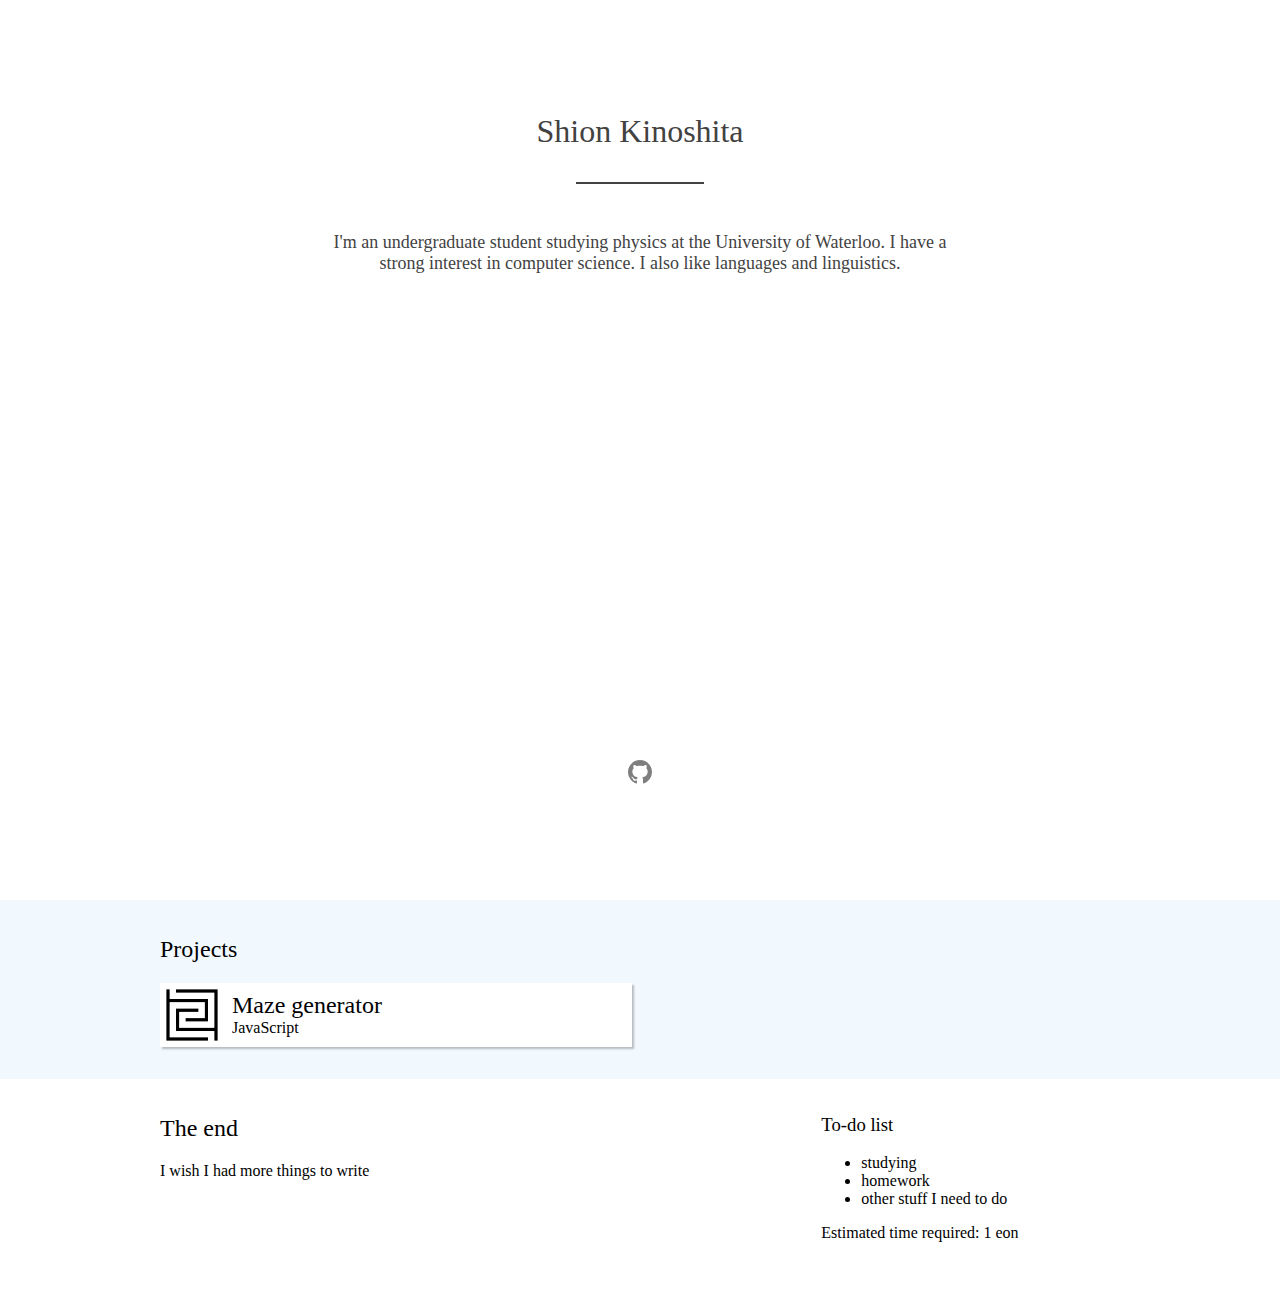
<file: index.html>
<!DOCTYPE html>
<html lang="en">
  <head>
    <meta name="viewport" content="width=device-width, initial-scale=1.0">
    <link rel="stylesheet" type="text/css" href="en.css">
    <link rel="icon" type="image/ico" href="files/Neptune.ico">
    <title>Shion Kinoshita</title>
  </head>
  <body>
    <header>
      <div id="introduction">
        <h1 id="name">Shion Kinoshita</h1>
        <p id="status">

        </p>
        <div id="line"></div>
        <p id="about-me">
          I'm an undergraduate student studying physics at the University of Waterloo. I have a strong interest in computer science. I also like languages and linguistics.
        </p>
      </div>
      <div id="social">
        <a href="https://github.com/shion-kinos" title="My GitHub profile" target="_blank"><img class="social-icon" src="files/GitHub icon.svg"></a>
      </div>
      <!-- <a href="ja-vertical.html"><img id="button_jp" src="files/flag of Japan.svg" style="border-style: solid; border-width: 0.5px; border-color: #616161;"></a> -->
    </header>
    <main>
      <div id="projects-wrapper">
      <article id="projects" class="content">
        <h2>Projects</h2>
        <div id="projects-grid">
          <a class="project" href="https://shion-kinos.github.io/maze-generator/" target="_blank">
            <img class="project-thumb" src="files/maze thumb.png">
            <div class="project-description"><div class="project-title">Maze generator</div><div id="project-language">JavaScript</div></div>
          </a>
        </div>
      </article>
      </div>
      <div id="news-wrapper">
      <section id="news" class="content">
        <div id="update">
          <h2>The end</h2>
          <p>
            I wish I had more things to write
          </p>
        </div>
        <div id="to-do">
          <h3>To-do list</h3>
          <ul>
            <li>studying</li>
            <li>homework</li>
            <li>other stuff I need to do</li>
          </ul>
          <p>
            Estimated time required: 1 eon
          </p>
        </div>
      </section>
      </div>
    </main>
  </body>
</html>
</file>
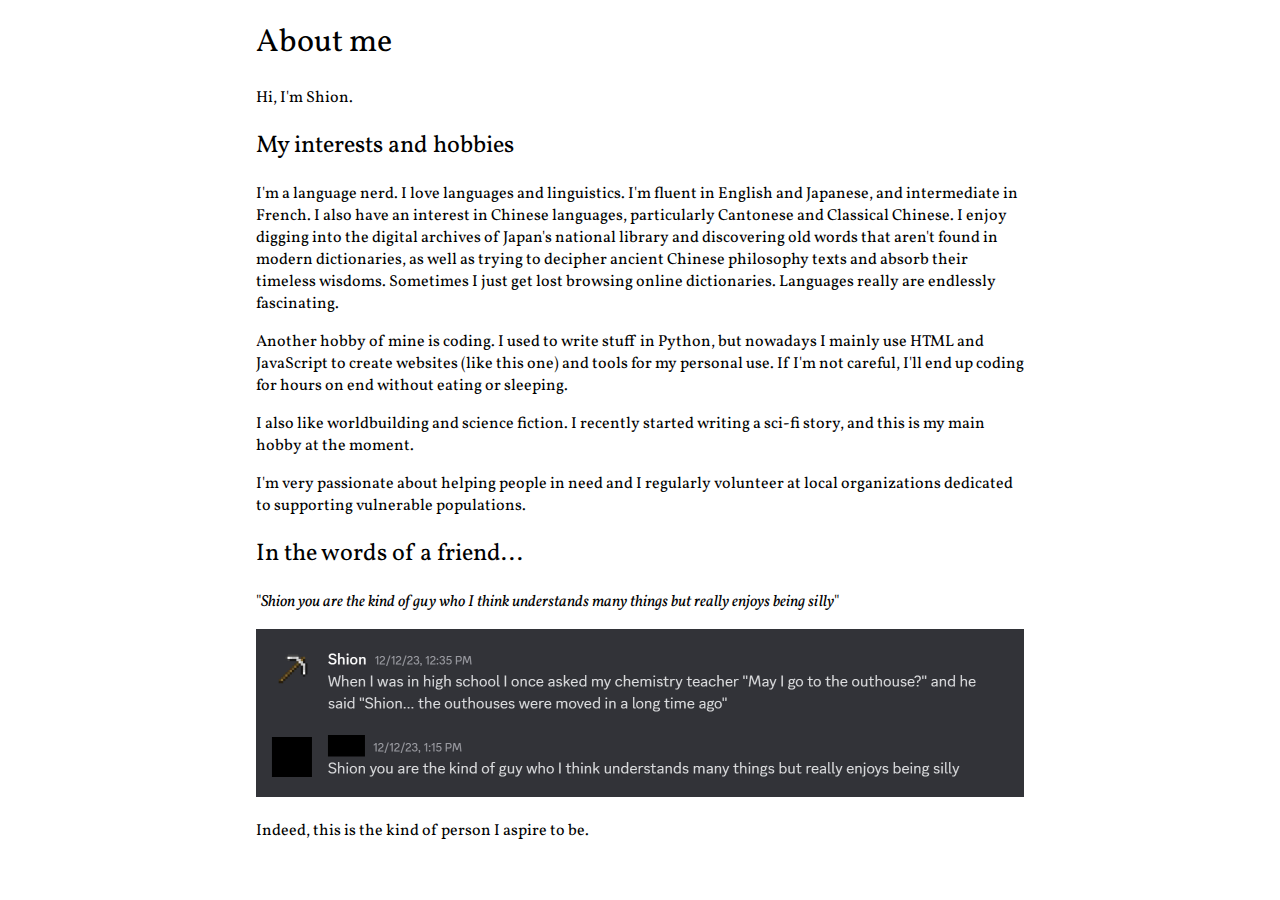
<file: about-me.html>
<!DOCTYPE html>
<html lang="en">

<head>
    <meta charset="UTF-8">
    <meta name="viewport" content="width=device-width, initial-scale=1.0">
    <title>About me</title>
    <link rel="icon" href="https://raw.githubusercontent.com/googlefonts/noto-emoji/5628587386c78161f87aa2ca9ddee37c2e8ea212/svg/emoji_u1f6f0.svg">
    <link rel="stylesheet" href="about-me.css">
    <link rel="preconnect" href="https://fonts.googleapis.com">
    <link rel="preconnect" href="https://fonts.gstatic.com" crossorigin>
    <link href="https://fonts.googleapis.com/css2?family=Vollkorn:ital,wght@0,400..900;1,400..900&display=swap" rel="stylesheet">
</head>

<body>
    <main>
        <h1>About me</h1>
        <p>Hi, I'm Shion.</p>
        <h2>My interests and hobbies</h2>
        <p>I'm a language nerd. I love languages and linguistics. I'm fluent in English and Japanese, and intermediate in French. I also have an interest in Chinese languages, particularly Cantonese and Classical Chinese. I enjoy digging into the digital archives of Japan's national library and discovering old words that aren't found in modern dictionaries, as well as trying to decipher ancient Chinese philosophy texts and absorb their timeless wisdoms. Sometimes I just get lost browsing online dictionaries. Languages really are endlessly fascinating.</p>
        <p>Another hobby of mine is coding. I used to write stuff in Python, but nowadays I mainly use HTML and JavaScript to create websites (like this one) and tools for my personal use. If I'm not careful, I'll end up coding for hours on end without eating or sleeping.</p>
        <p>I also like worldbuilding and science fiction. I recently started writing a sci-fi story, and this is my main hobby at the moment.</p>
        <p>I'm very passionate about helping people in need and I regularly volunteer at local organizations dedicated to supporting vulnerable populations.</p>
        <h2>In the words of a friend...</h2>
        <p>"<i>Shion you are the kind of guy who I think understands many things but really enjoys being silly</i>"</p>
        <div id="Shion-discord">
            <picture>
                <source media="(width < 32rem)" srcset="Shion_384.png" width="384">
                <source media="(width < 48rem)" srcset="Shion_512.png" width="512">
                <img src="Shion_768.png" alt="" width="768">
            </picture>
        </div>
        <p>Indeed, this is the kind of person I aspire to be.</p>
        <br>
    </main>
</body>

</html>
</file>
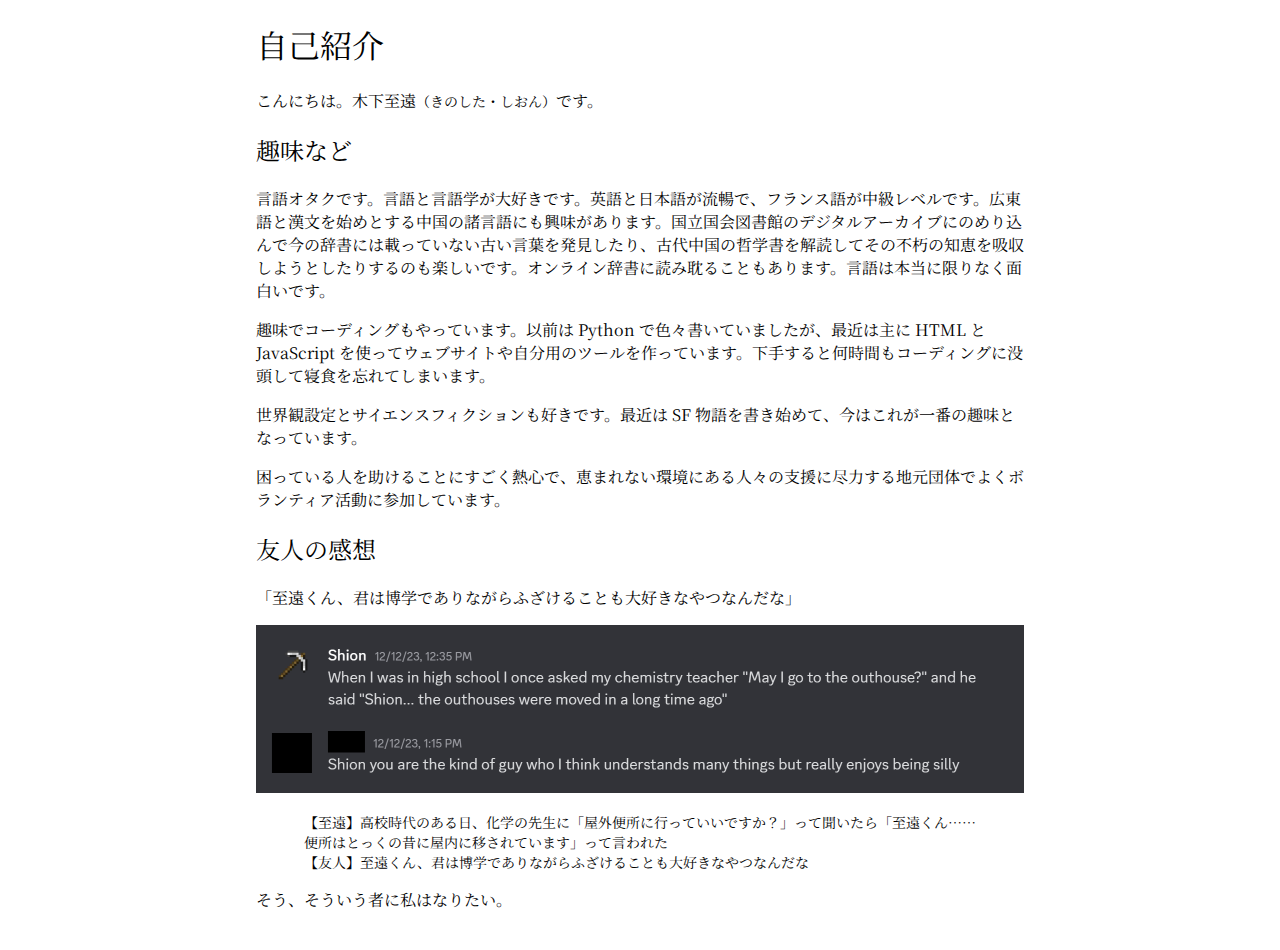
<file: ja.about-me.html>
<!DOCTYPE html>
<html lang="ja">

<head>
    <meta charset="UTF-8">
    <meta name="viewport" content="width=device-width, initial-scale=1.0">
    <title>自己紹介</title>
    <link rel="icon" href="https://raw.githubusercontent.com/googlefonts/noto-emoji/5628587386c78161f87aa2ca9ddee37c2e8ea212/svg/emoji_u1f6f0.svg">
    <link rel="stylesheet" href="ja.about-me.css">
    <link rel="preconnect" href="https://fonts.googleapis.com">
    <link rel="preconnect" href="https://fonts.gstatic.com" crossorigin>
    <link href="https://fonts.googleapis.com/css2?family=Noto+Serif+JP:wght@200..900&display=swap" rel="stylesheet">
</head>

<body>
    <main>
        <h1>自己紹介</h1>
        <p>こんにちは。木下至遠<span class="yomigana">（きのした・しおん）</span>です。</p>
        <h2>趣味など</h2>
        <p>言語オタクです。言語と言語学が大好きです。英語と日本語が流暢で、フランス語が中級レベルです。広東語と漢文を始めとする中国の諸言語にも興味があります。国立国会図書館のデジタルアーカイブにのめり込んで今の辞書には載っていない古い言葉を発見したり、古代中国の哲学書を解読してその不朽の知恵を吸収しようとしたりするのも楽しいです。オンライン辞書に読み耽ることもあります。言語は本当に限りなく面白いです。</p>
        <p>趣味でコーディングもやっています。以前は Python で色々書いていましたが、最近は主に HTML と JavaScript を使ってウェブサイトや自分用のツールを作っています。下手すると何時間もコーディングに没頭して寝食を忘れてしまいます。</p>
        <p>世界観設定とサイエンスフィクションも好きです。最近は SF 物語を書き始めて、今はこれが一番の趣味となっています。</p>
        <p>困っている人を助けることにすごく熱心で、恵まれない環境にある人々の支援に尽力する地元団体でよくボランティア活動に参加しています。</p>
        <h2>友人の感想</h2>
        <p>「至遠くん、君は博学でありながらふざけることも大好きなやつなんだな」</p>
        <div id="Shion-discord">
            <picture>
                <source media="(width < 32rem)" srcset="Shion_384.png" width="384">
                <source media="(width < 48rem)" srcset="Shion_512.png" width="512">
                <img src="Shion_768.png" alt="" width="768">
            </picture>
        </div>
        <p class="caption">【至遠】高校時代のある日、化学の先生に「屋外便所に行っていいですか？」って聞いたら「至遠くん……便所はとっくの昔に屋内に移されています」って言われた<br>【友人】至遠くん、君は博学でありながらふざけることも大好きなやつなんだな</p>
        <p>そう、そういう者に私はなりたい。</p>
        <br>
    </main>
</body>

</html>
</file>
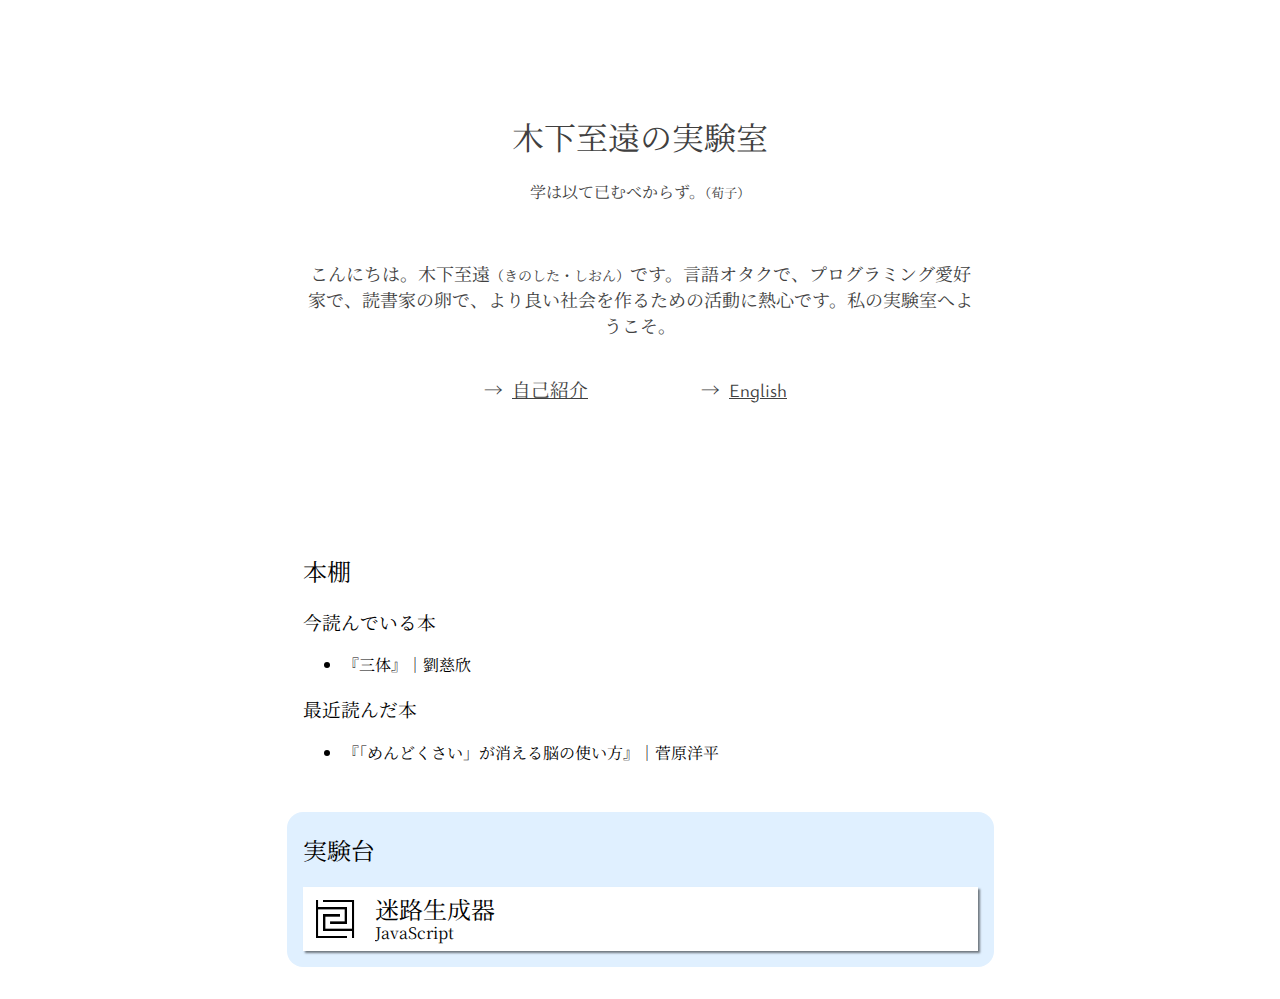
<file: ja.html>
<!DOCTYPE html>
<html lang="ja">

<head>
    <meta charset="UTF-8">
    <meta name="viewport" content="width=device-width, initial-scale=1.0">
    <title>木下至遠の実験室</title>
    <link rel="icon" href="https://raw.githubusercontent.com/googlefonts/noto-emoji/5628587386c78161f87aa2ca9ddee37c2e8ea212/svg/emoji_u1f6f0.svg">
    <link rel="stylesheet" href="ja.css">
    <link rel="preconnect" href="https://fonts.googleapis.com">
    <link rel="preconnect" href="https://fonts.gstatic.com" crossorigin>
    <link href="https://fonts.googleapis.com/css2?family=Noto+Serif+JP:wght@200..900&family=Ysabeau+Infant:ital,wght@0,1..1000;1,1..1000&display=swap" rel="stylesheet">
</head>

<body>
    <header>
        <div id="introduction">
            <h1>木下至遠の実験室</h1>
            <p id="subtitle">学は以て已むべからず。<small>（荀子）</small></p>
            <br>
            <p id="greeting">こんにちは。木下至遠<span class="yomigana">（きのした・しおん）</span>です。言語オタクで、プログラミング愛好家で、読書家の卵で、より良い社会を作るための活動に熱心です。私の実験室へようこそ。</p>
            <div id="links">
                <h2 class="hidden-heading">リンク一覧</h2>
                <h3 class="link-card clip-text">→&ensp;<a href="ja.about-me.html">自己紹介</a></h3>
                <h3 class="link-card clip-text">→&ensp;<a href="/"><span class="font-en">English</span></a></h3>
            </div>
        </div>
    </header>
    <main>
        <section>
            <h2>本棚</h2>
            <h3>今読んでいる本</h3>
            <ul>
                <li><cite>『三体』</cite>｜劉慈欣</li>
            </ul>
            <h3>最近読んだ本</h3>
            <ul>
                <li><cite>『「めんどくさい」が消える脳の使い方』</cite>｜菅原洋平</li>
            </ul>
        </section>
        <section id="projects">
            <h2>実験台</h2>
            <a class="project-card" href="https://shion-kinos.github.io/maze-generator/ja">
                <img class="project-thumbnail" src="files/maze-thumbnail.png" alt="">
                <div class="project-description">
                    <h3 class="project-title clip-text">迷路生成器</h3>
                    <p class="project-subtitle clip-text">JavaScript</p>
                </div>
            </a>
        </section>
    </main>
</body>

</html>
</file>
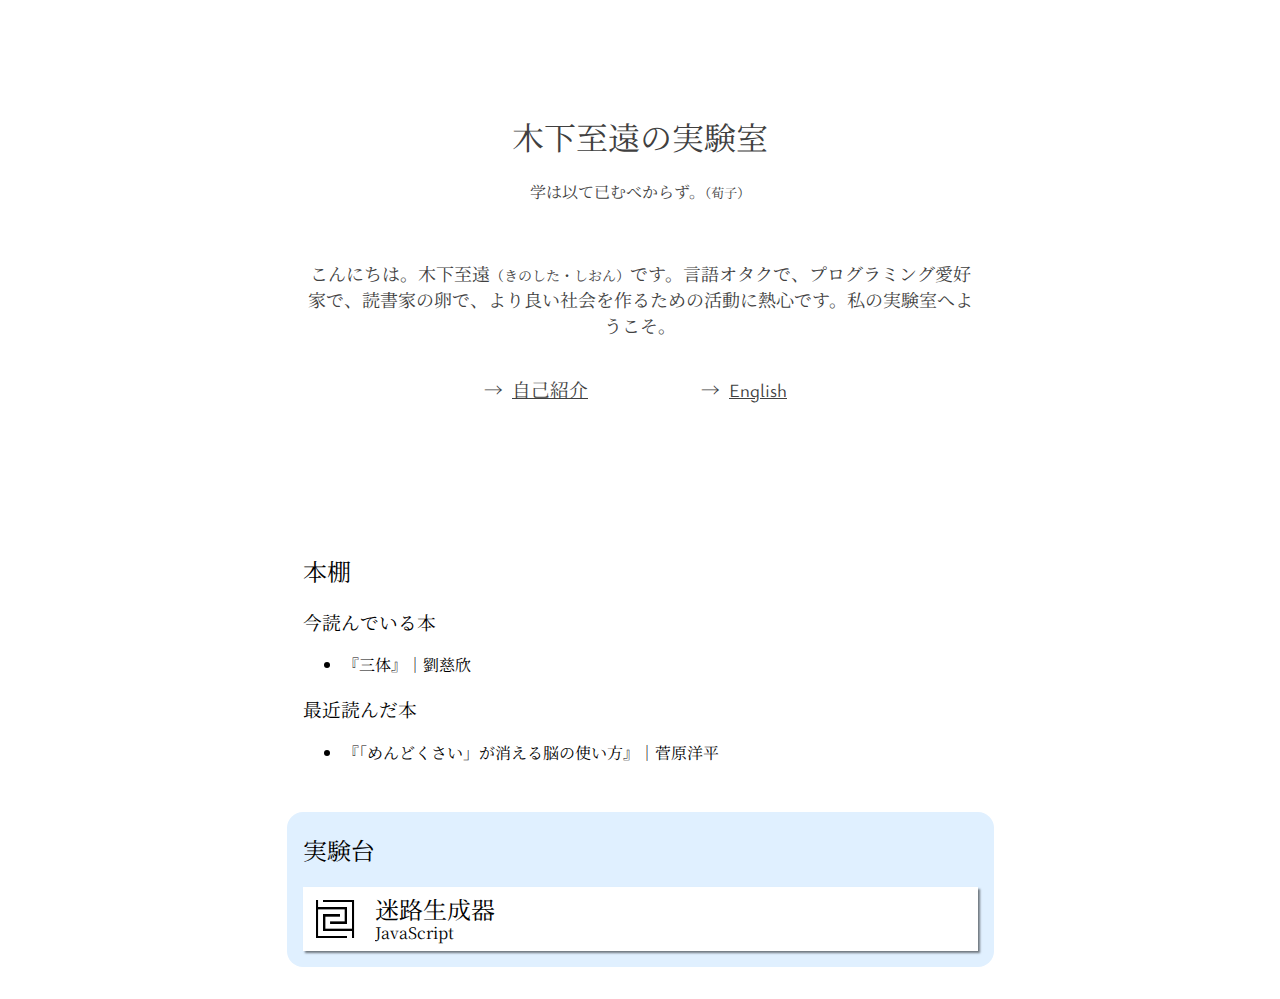
<file: ja.index.html>
<!DOCTYPE html>
<html lang="ja">

<head>
    <meta charset="UTF-8">
    <meta name="viewport" content="width=device-width, initial-scale=1.0">
    <title>木下至遠の実験室</title>
    <link rel="icon" href="https://raw.githubusercontent.com/googlefonts/noto-emoji/5628587386c78161f87aa2ca9ddee37c2e8ea212/svg/emoji_u1f6f0.svg">
    <link rel="stylesheet" href="ja.index.css">
    <link rel="preconnect" href="https://fonts.googleapis.com">
    <link rel="preconnect" href="https://fonts.gstatic.com" crossorigin>
    <link href="https://fonts.googleapis.com/css2?family=Noto+Serif+JP:wght@200..900&family=Ysabeau+Infant:ital,wght@0,1..1000;1,1..1000&display=swap" rel="stylesheet">
</head>

<body>
    <header>
        <div id="introduction">
            <h1>木下至遠の実験室</h1>
            <p id="subtitle">学は以て已むべからず。<small>（荀子）</small></p>
            <br>
            <p id="greeting">こんにちは。木下至遠<span class="yomigana">（きのした・しおん）</span>です。言語オタクで、プログラミング愛好家で、読書家の卵で、より良い社会を作るための活動に熱心です。私の実験室へようこそ。</p>
            <div id="links">
                <h2 class="hidden-heading">リンク一覧</h2>
                <h3 class="link-card clip-text">→&ensp;<a href="ja.about-me.html">自己紹介</a></h3>
                <h3 class="link-card clip-text">→&ensp;<a href="index.html"><span class="font-en">English</span></a></h3>
            </div>
        </div>
    </header>
    <main>
        <section>
            <h2>本棚</h2>
            <h3>今読んでいる本</h3>
            <ul>
                <li><cite>『三体』</cite>｜劉慈欣</li>
            </ul>
            <h3>最近読んだ本</h3>
            <ul>
                <li><cite>『「めんどくさい」が消える脳の使い方』</cite>｜菅原洋平</li>
            </ul>
        </section>
        <section id="projects">
            <h2>実験台</h2>
            <a class="project-card" href="https://shion-kinos.github.io/maze-generator/ja">
                <img class="project-thumbnail" src="files/maze-thumbnail.png" alt="">
                <div class="project-description">
                    <h3 class="project-title clip-text">迷路生成器</h3>
                    <p class="project-subtitle clip-text">JavaScript</p>
                </div>
            </a>
        </section>
    </main>
</body>

</html>
</file>
<file: en.css>
/* font */
* {
  font-family: -apple-system,BlinkMacSystemFont,Segoe UI,Helvetica,Arial,sans-serif,"Apple Color Emoji","Segoe UI Emoji","Segoe UI Symbol"; /* This is the font family used by the GitHub website */
  font-family: Calibri;
}
h1, h2, h3, h4, h5, h6 {
  font-weight: normal;
}

/* BODY */

body {
  margin: 0;
}

/* HEADER */

header {
  height: 100vh;
  display: flex;
  flex-direction: column;
  align-items: center;
  text-align: center;
  color: #424242;
}
#introduction {
  width: 50%;
  margin: 12.5vh auto 0;
}
#name {
  margin-top: 0;
}
#line {
  width: 8rem;
  height: 2px;
  margin: 2rem auto 3rem;
  background-color: #424242;
}
#about-me {
  font-size: large;
}
#social {
  width: 50%;
  margin: auto auto 12.5vh;
  display: flex;
  justify-content: center;
}
.social-icon {
  height: 1.5rem;
  opacity: 0.5;
  transition: 1s;
}
.social-icon:hover {
  opacity: 1;
  transition: 1s;
}
#button_jp {
  height: 1rem;
  position: absolute;
  top: 1rem;
  right: 2rem;
}
@media screen and (max-width: 63rem) {
  #introduction {
    width: 75%;
  }
  .social-icon {
    height: 2rem;
  }
}

/* MAIN */

/* My projects */
#projects-wrapper {
  padding: 1rem 0 2rem;
  background-color: #F1F9FE; /* (#E3F2FD + #FFFFFF) / 2, rounded towards white*/
}
#projects-grid {
  display: grid;
  grid-template-columns: 1fr 1fr;
  grid-gap: 1rem;
}
.project {
  height: 4rem;
  background-color: white;
  box-shadow: 2px 2px 2px 0 rgba(0, 0, 0, 0.25);
  display: flex;
  text-decoration: none;
  color: initial;
}
.project-thumb {
  width: 4rem;
  align-self: center;
}
.project-description {
  margin: auto 0.5rem;
}
.project-title {
  font-size: x-large;
}
@media screen and (max-width: 63rem) {
  #projects-grid {
    grid-template-columns: 1fr;
  }
}

.content {
  width: 75%;
  margin: auto;
}

/* News */
#news-wrapper {
  padding: 1rem 0 2rem;
}
#news {
  display: grid;
  grid-gap: 4rem;
  grid-template-columns: 2fr 1fr;
}
@media screen and (max-width: 63rem) {
  #news {
    grid-gap: 1rem;
    grid-template-columns: 1fr;
  }
}
</file>
<file: about-me.css>
body {
    font-family: "Vollkorn";
    margin: 0;

    h1,
    h2,
    h3,
    h4,
    h5,
    h6 {
        font-weight: inherit;

        &.hidden {
            display: none;
        }
    }

    a {
        color: inherit;

        &[target="_blank"]::after {
            content: "↗";
            display: inline-block;
            line-height: 1;
        }
    }

    overflow-x: hidden;
}

main {
    width: clamp(50vw, 48rem, 75vw);
    margin: auto;

    #Shion-discord {
        display: flex;
        justify-content: center;
    }
}
</file>
<file: ja.about-me.css>
body {
    font-family: "Noto Serif JP";
    margin: 0;

    h1,
    h2,
    h3,
    h4,
    h5,
    h6 {
        font-weight: inherit;

        &.hidden {
            display: none;
        }
    }

    a {
        color: inherit;

        &[target="_blank"]::after {
            content: "↗";
            display: inline-block;
            line-height: 1;
        }
    }

    overflow-x: hidden;

    span {
        &.yomigana {
            font-size: 0.875rem;
        }
    }
}

main {
    width: clamp(50vw, 48rem, 75vw);
    margin: auto;

    #Shion-discord {
        display: flex;
        justify-content: center;
    }

    .caption {
        font-size: 0.875rem;
        padding: 0 6.25%;
    }
}
</file>
<file: ja.css>
body {
    margin: 0;
    font-family: "Noto Serif JP";

    * {
        font-style: normal;
    }

    h1,
    h2,
    h3,
    h4,
    h5,
    h6 {
        font-weight: inherit;

        &.hidden-heading {
            display: none;
        }
    }

    a {
        color: inherit;
    }

    .clip-text {
        text-wrap: nowrap;
        overflow-x: clip;
        text-overflow: ellipsis;
    }

    span {
        &.font-en {
            font-family: "Ysabeau Infant";
        }

        &.yomigana {
            font-size: 0.875rem;
        }
    }
}

header {
    text-align: center;
    color: #404040;

    #introduction {
        width: max(50vw, 75vmin);
        margin: 12.5vh auto;
    }

    #greeting {
        font-size: large;
    }

    #links {
        display: flex;
        justify-content: center;
        align-items: center;
        gap: 1rem;

        .link-card {
            width: 12rem;
        }
    }
}

main {
    section {
        width: max(50vw, 75vmin);
        margin: 2rem auto;
        overflow: auto;

        &#projects {
            padding: 0 1rem;
            border-radius: 1rem;
            background-color: #E0F0FF;

            .project-card {
                margin: 1rem 0;
                height: 4rem;
                box-shadow: 2px 2px 2px 0 #00000080;
                background-color: #FFFFFF;
                display: flex;
                text-decoration: none;
                line-height: 1.2;

                * {
                    margin: 0;
                }
            }

            .project-thumbnail {
                width: 4rem;
                box-sizing: border-box;
                align-self: center;
                padding: 0.5rem;
            }

            .project-description {
                padding: 0.5rem;
                overflow: hidden;
            }

            .project-title {
                font-size: x-large;
            }
        }
    }
}
</file>
<file: ja.index.css>
body {
    margin: 0;
    font-family: "Noto Serif JP";

    * {
        font-style: normal;
    }

    h1,
    h2,
    h3,
    h4,
    h5,
    h6 {
        font-weight: inherit;

        &.hidden-heading {
            display: none;
        }
    }

    a {
        color: inherit;
    }

    .clip-text {
        text-wrap: nowrap;
        overflow-x: clip;
        text-overflow: ellipsis;
    }

    span {
        &.font-en {
            font-family: "Ysabeau Infant";
        }

        &.yomigana {
            font-size: 0.875rem;
        }
    }
}

header {
    text-align: center;
    color: #404040;

    #introduction {
        width: max(50vw, 75vmin);
        margin: 12.5vh auto;
    }

    #greeting {
        font-size: large;
    }

    #links {
        display: flex;
        justify-content: center;
        align-items: center;
        gap: 1rem;

        .link-card {
            width: 12rem;
        }
    }
}

main {
    section {
        width: max(50vw, 75vmin);
        margin: 2rem auto;
        overflow: auto;

        &#projects {
            padding: 0 1rem;
            border-radius: 1rem;
            background-color: #E0F0FF;

            .project-card {
                margin: 1rem 0;
                height: 4rem;
                box-shadow: 2px 2px 2px 0 #00000080;
                background-color: #FFFFFF;
                display: flex;
                text-decoration: none;
                line-height: 1.2;

                * {
                    margin: 0;
                }
            }

            .project-thumbnail {
                width: 4rem;
                box-sizing: border-box;
                align-self: center;
                padding: 0.5rem;
            }

            .project-description {
                padding: 0.5rem;
                overflow: hidden;
            }

            .project-title {
                font-size: x-large;
            }
        }
    }
}
</file>
